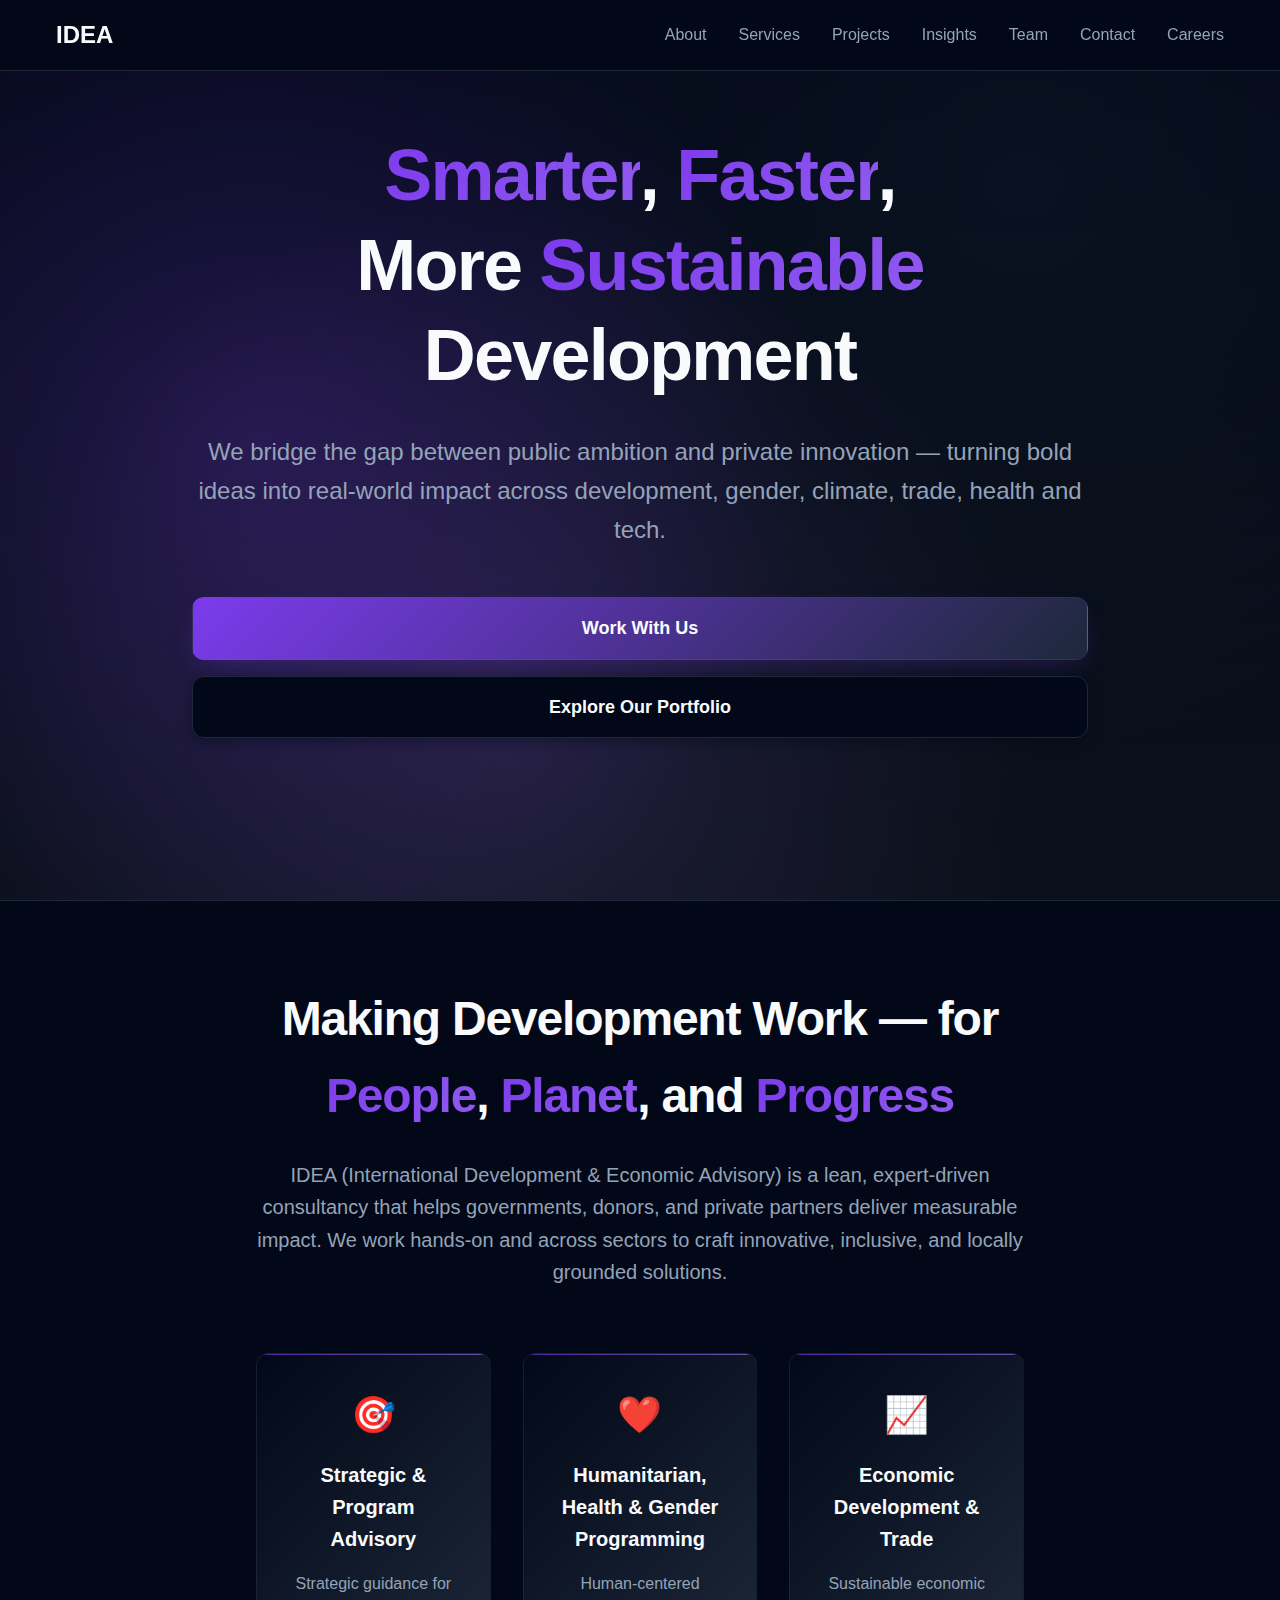
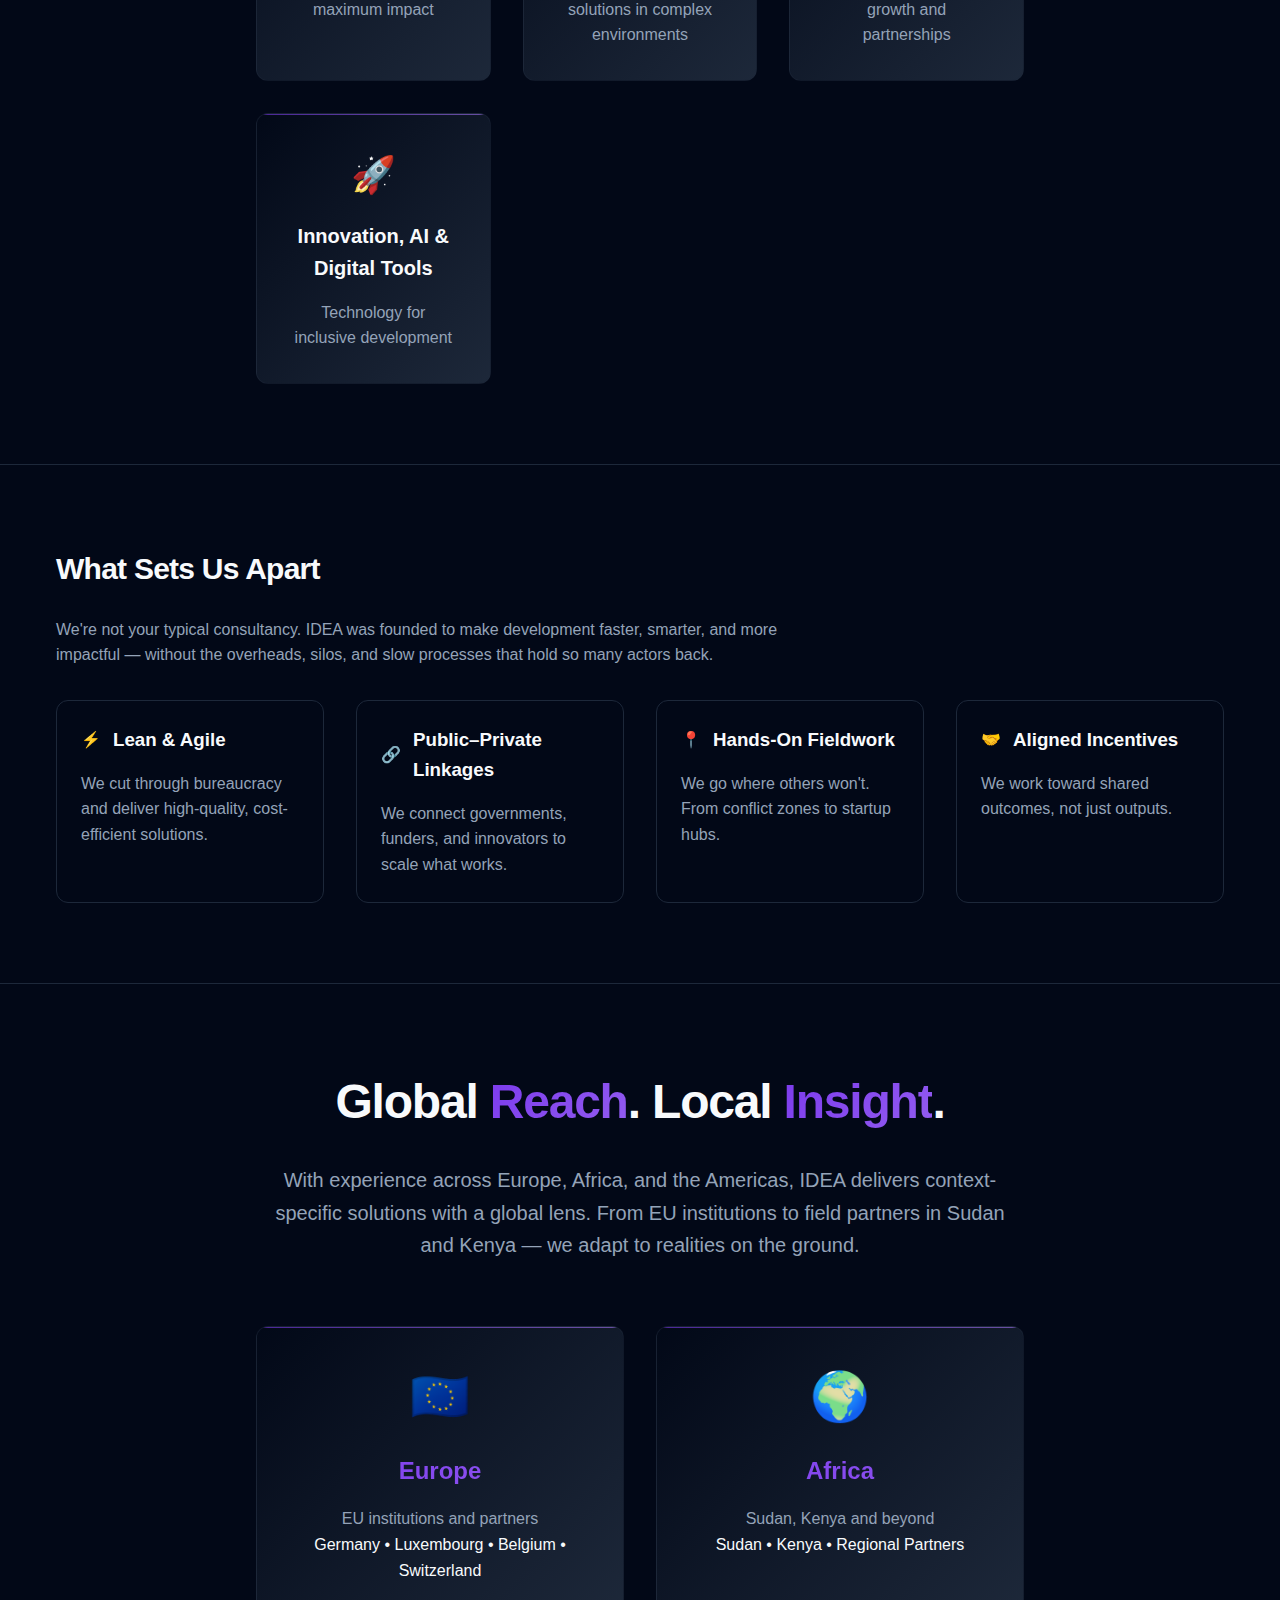
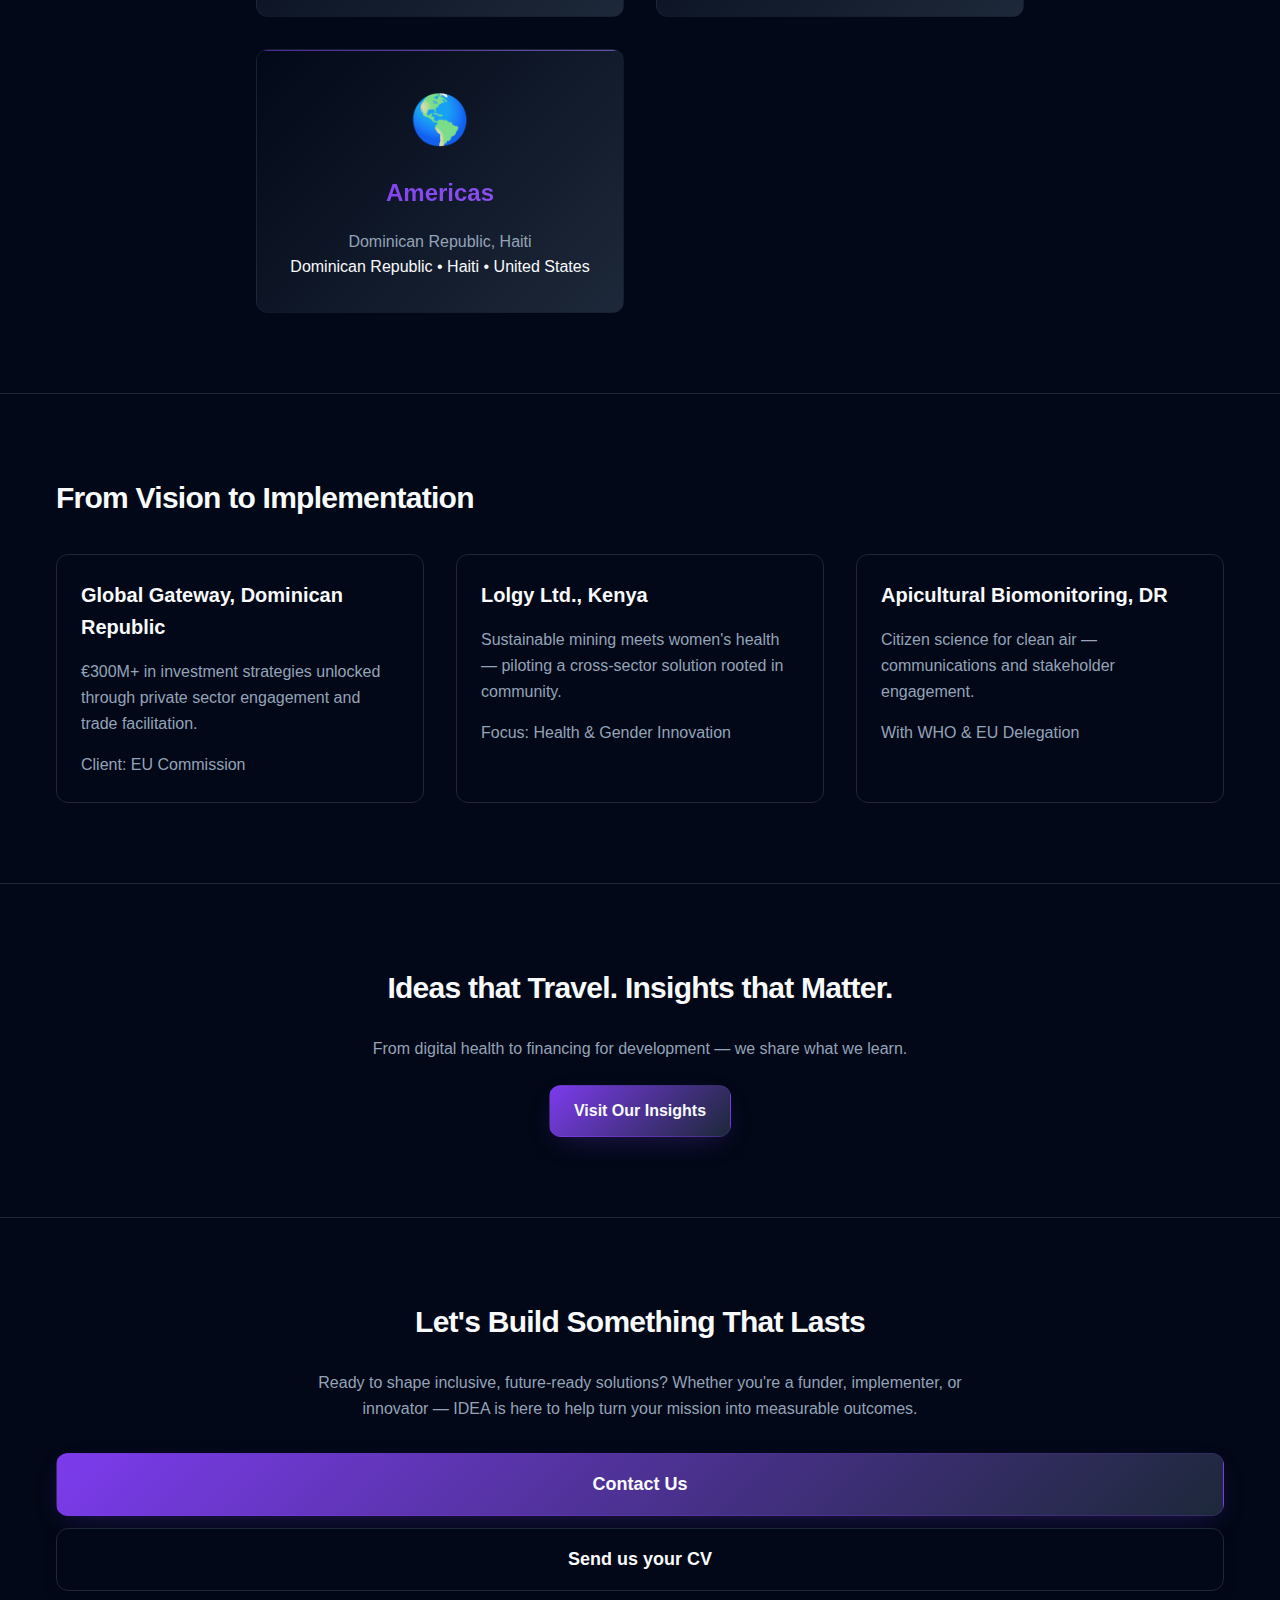
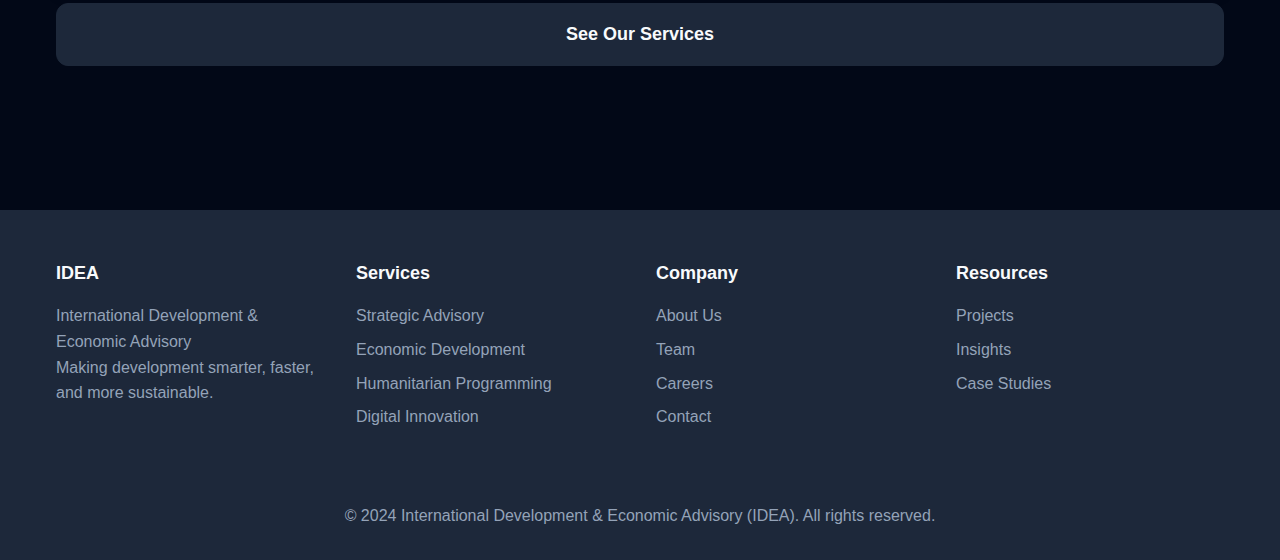
<file: idea-website.html>
<!DOCTYPE html>
<html lang="en">
<head>
    <meta charset="UTF-8">
    <meta name="viewport" content="width=device-width, initial-scale=1.0">
    <title>IDEA – Smarter, Faster, More Sustainable Development</title>
    <meta name="description" content="We bridge public ambition and private innovation to deliver impact across development, gender, climate, trade, health and tech.">
    <meta name="author" content="IDEA">
    
    <!-- Open Graph / Facebook -->
    <meta property="og:type" content="website">
    <meta property="og:url" content="https://idea-impact.com/">
    <meta property="og:title" content="IDEA – Smarter, Faster, More Sustainable Development">
    <meta property="og:description" content="We bridge public ambition and private innovation to deliver impact across development, gender, climate, trade, health and tech.">
    
    <!-- Twitter -->
    <meta property="twitter:card" content="summary_large_image">
    <meta property="twitter:url" content="https://idea-impact.com/">
    <meta property="twitter:title" content="IDEA – Smarter, Faster, More Sustainable Development">
    <meta property="twitter:description" content="We bridge public ambition and private innovation to deliver impact across development, gender, climate, trade, health and tech.">
    
    <!-- Structured Data -->
    <script type="application/ld+json">
    {
      "@context": "https://schema.org",
      "@type": "Organization",
      "name": "International Development & Economic Advisory (IDEA)",
      "url": "https://idea-impact.com",
      "sameAs": ["https://www.linkedin.com"]
    }
    </script>
    
    <style>
        /* Design System & Base Styles */
        :root {
            /* HSL Color System */
            --background: 222 84% 5%;
            --foreground: 210 40% 98%;
            --card: 222 84% 5%;
            --card-foreground: 210 40% 98%;
            --popover: 222 84% 5%;
            --popover-foreground: 210 40% 98%;
            --primary: 262 83% 58%;
            --primary-foreground: 210 40% 98%;
            --secondary: 217 33% 17%;
            --secondary-foreground: 210 40% 98%;
            --muted: 217 33% 17%;
            --muted-foreground: 215 20% 65%;
            --accent: 217 33% 17%;
            --accent-foreground: 210 40% 98%;
            --destructive: 0 84% 60%;
            --destructive-foreground: 210 40% 98%;
            --border: 217 33% 17%;
            --input: 217 33% 17%;
            --ring: 262 83% 58%;
            --radius: 0.75rem;
            
            /* Premium Design Tokens */
            --primary-glow: 262 83% 70%;
            --secondary-glow: 217 33% 25%;
            --gradient-primary: linear-gradient(135deg, hsl(262 83% 58%), hsl(262 83% 70%));
            --gradient-hero: linear-gradient(135deg, hsl(262 83% 58%), hsl(217 33% 17%));
            --gradient-subtle: linear-gradient(180deg, hsl(222 84% 5%), hsl(217 33% 8%));
            --shadow-elegant: 0 10px 30px -10px hsl(262 83% 58% / 0.3);
            --shadow-glow: 0 0 40px hsl(262 83% 70% / 0.4);
            --transition-smooth: all 0.3s cubic-bezier(0.4, 0, 0.2, 1);
        }
        
        /* Base Styles */
        * {
            box-sizing: border-box;
            margin: 0;
            padding: 0;
        }
        
        body {
            font-family: -apple-system, BlinkMacSystemFont, "Segoe UI", Roboto, "Helvetica Neue", Arial, sans-serif;
            background: hsl(var(--background));
            color: hsl(var(--foreground));
            line-height: 1.6;
            overflow-x: hidden;
        }
        
        /* Typography */
        .text-gradient {
            background: var(--gradient-primary);
            background-clip: text;
            -webkit-background-clip: text;
            -webkit-text-fill-color: transparent;
            background-size: 200% auto;
            animation: gradient-shift 3s ease-in-out infinite;
        }
        
        @keyframes gradient-shift {
            0%, 100% { background-position: 0% 50%; }
            50% { background-position: 100% 50%; }
        }
        
        /* Layout Classes */
        .container {
            max-width: 1200px;
            margin: 0 auto;
            padding: 0 1rem;
        }
        
        .container-narrow {
            max-width: 800px;
            margin: 0 auto;
            padding: 0 1rem;
        }
        
        .section-padding {
            padding: 5rem 0;
        }
        
        /* Animation Classes */
        .animate-in {
            animation: slideInFromBottom 1s ease-out;
        }
        
        @keyframes slideInFromBottom {
            0% {
                opacity: 0;
                transform: translateY(2rem);
            }
            100% {
                opacity: 1;
                transform: translateY(0);
            }
        }
        
        /* Button Styles */
        .btn {
            display: inline-flex;
            align-items: center;
            justify-content: center;
            padding: 0.75rem 1.5rem;
            border-radius: var(--radius);
            font-weight: 600;
            text-decoration: none;
            transition: var(--transition-smooth);
            border: none;
            cursor: pointer;
            font-size: 1rem;
        }
        
        .btn-hero {
            background: var(--gradient-hero);
            color: hsl(var(--primary-foreground));
            box-shadow: var(--shadow-elegant);
            border: 1px solid hsl(var(--primary) / 0.2);
        }
        
        .btn-hero:hover {
            transform: translateY(-2px);
            box-shadow: var(--shadow-glow);
        }
        
        .btn-elevated {
            background: hsl(var(--card));
            color: hsl(var(--card-foreground));
            border: 1px solid hsl(var(--border));
            box-shadow: 0 4px 12px hsl(var(--background) / 0.4);
        }
        
        .btn-elevated:hover {
            background: hsl(var(--accent));
            transform: translateY(-1px);
            box-shadow: 0 8px 24px hsl(var(--background) / 0.6);
        }
        
        .btn-secondary {
            background: hsl(var(--secondary));
            color: hsl(var(--secondary-foreground));
            border: 1px solid hsl(var(--border));
        }
        
        .btn-secondary:hover {
            background: hsl(var(--secondary-glow));
        }
        
        .btn-lg {
            padding: 1rem 2rem;
            font-size: 1.125rem;
        }
        
        /* Card Styles */
        .card {
            background: hsl(var(--card));
            border: 1px solid hsl(var(--border));
            border-radius: var(--radius);
            padding: 1.5rem;
            transition: var(--transition-smooth);
        }
        
        .card-premium {
            background: linear-gradient(135deg, hsl(var(--card)), hsl(var(--muted)));
            border: 1px solid hsl(var(--border) / 0.5);
            border-radius: var(--radius);
            padding: 2rem;
            transition: var(--transition-smooth);
            position: relative;
            overflow: hidden;
        }
        
        .card-premium::before {
            content: '';
            position: absolute;
            top: 0;
            left: 0;
            right: 0;
            height: 1px;
            background: var(--gradient-primary);
            opacity: 0.6;
        }
        
        .card-premium:hover {
            transform: translateY(-4px);
            box-shadow: var(--shadow-elegant);
            border-color: hsl(var(--primary) / 0.3);
        }
        
        /* Hero Background */
        .hero-bg {
            position: absolute;
            inset: 0;
            background: var(--gradient-subtle);
            opacity: 0.8;
        }
        
        .hero-bg::before {
            content: '';
            position: absolute;
            inset: 0;
            background: radial-gradient(circle at 20% 50%, hsl(262 83% 58% / 0.3) 0%, transparent 50%),
                        radial-gradient(circle at 80% 20%, hsl(217 33% 17% / 0.3) 0%, transparent 50%),
                        radial-gradient(circle at 40% 80%, hsl(262 83% 70% / 0.2) 0%, transparent 50%);
            animation: float 6s ease-in-out infinite;
        }
        
        @keyframes float {
            0%, 100% { transform: translateY(0px) rotate(0deg); }
            50% { transform: translateY(-10px) rotate(1deg); }
        }
        
        /* Navigation */
        .nav {
            position: fixed;
            top: 0;
            left: 0;
            right: 0;
            z-index: 50;
            background: hsl(var(--background) / 0.95);
            backdrop-filter: blur(10px);
            border-bottom: 1px solid hsl(var(--border));
        }
        
        .nav-content {
            display: flex;
            align-items: center;
            justify-content: space-between;
            padding: 1rem;
            max-width: 1200px;
            margin: 0 auto;
        }
        
        .nav-links {
            display: flex;
            gap: 2rem;
            list-style: none;
        }
        
        .nav-link {
            color: hsl(var(--muted-foreground));
            text-decoration: none;
            font-weight: 500;
            transition: color 0.2s;
        }
        
        .nav-link:hover {
            color: hsl(var(--primary));
        }
        
        .logo {
            font-size: 1.5rem;
            font-weight: bold;
            color: hsl(var(--foreground));
            text-decoration: none;
        }
        
        /* Footer */
        .footer {
            background: hsl(var(--muted));
            border-top: 1px solid hsl(var(--border));
            padding: 3rem 0 2rem;
            margin-top: 4rem;
        }
        
        .footer-content {
            display: grid;
            grid-template-columns: repeat(auto-fit, minmax(250px, 1fr));
            gap: 2rem;
            margin-bottom: 2rem;
        }
        
        .footer-section h3 {
            font-size: 1.125rem;
            font-weight: 600;
            margin-bottom: 1rem;
            color: hsl(var(--foreground));
        }
        
        .footer-links {
            list-style: none;
        }
        
        .footer-links li {
            margin-bottom: 0.5rem;
        }
        
        .footer-links a {
            color: hsl(var(--muted-foreground));
            text-decoration: none;
            transition: color 0.2s;
        }
        
        .footer-links a:hover {
            color: hsl(var(--primary));
        }
        
        .footer-bottom {
            text-align: center;
            padding-top: 2rem;
            border-top: 1px solid hsl(var(--border));
            color: hsl(var(--muted-foreground));
        }
        
        /* Grid Layouts */
        .grid {
            display: grid;
            gap: 2rem;
        }
        
        .grid-2 {
            grid-template-columns: repeat(auto-fit, minmax(300px, 1fr));
        }
        
        .grid-3 {
            grid-template-columns: repeat(auto-fit, minmax(250px, 1fr));
        }
        
        .grid-4 {
            grid-template-columns: repeat(auto-fit, minmax(200px, 1fr));
        }
        
        /* Responsive Design */
        @media (max-width: 768px) {
            .nav-links {
                display: none;
            }
            
            .section-padding {
                padding: 3rem 0;
            }
            
            .hero-title {
                font-size: 3rem !important;
            }
            
            .container {
                padding: 0 1rem;
            }
        }
        
        /* Utility Classes */
        .text-center { text-align: center; }
        .text-xl { font-size: 1.25rem; }
        .text-2xl { font-size: 1.5rem; }
        .text-3xl { font-size: 1.875rem; }
        .text-4xl { font-size: 2.25rem; }
        .text-5xl { font-size: 3rem; }
        .text-7xl { font-size: 4.5rem; }
        .font-bold { font-weight: 700; }
        .font-semibold { font-weight: 600; }
        .leading-tight { line-height: 1.25; }
        .leading-relaxed { line-height: 1.625; }
        .tracking-tight { letter-spacing: -0.025em; }
        .mt-6 { margin-top: 1.5rem; }
        .mt-8 { margin-top: 2rem; }
        .mt-12 { margin-top: 3rem; }
        .mt-16 { margin-top: 4rem; }
        .mb-4 { margin-bottom: 1rem; }
        .mb-6 { margin-bottom: 1.5rem; }
        .mb-8 { margin-bottom: 2rem; }
        .mb-10 { margin-bottom: 2.5rem; }
        .max-w-2xl { max-width: 42rem; }
        .max-w-3xl { max-width: 48rem; }
        .max-w-4xl { max-width: 56rem; }
        .mx-auto { margin-left: auto; margin-right: auto; }
        .flex { display: flex; }
        .flex-col { flex-direction: column; }
        .items-center { align-items: center; }
        .justify-center { justify-content: center; }
        .gap-3 { gap: 0.75rem; }
        .gap-4 { gap: 1rem; }
        .space-y-3 > * + * { margin-top: 0.75rem; }
        .w-full { width: 100%; }
        .h-full { height: 100%; }
        .min-h-screen { min-height: 100vh; }
        .relative { position: relative; }
        .absolute { position: absolute; }
        .inset-0 { top: 0; right: 0; bottom: 0; left: 0; }
        .z-10 { z-index: 10; }
        .overflow-hidden { overflow: hidden; }
        .border-t { border-top: 1px solid hsl(var(--border)); }
        .bg-muted { background: hsl(var(--muted) / 0.3); }
        .text-muted-foreground { color: hsl(var(--muted-foreground)); }
        .text-primary { color: hsl(var(--primary)); }
        .rounded-full { border-radius: 9999px; }
        .w-12 { width: 3rem; }
        .h-12 { height: 3rem; }
        .text-xl-emoji { font-size: 1.25rem; }
        .flex-shrink-0 { flex-shrink: 0; }
        .mt-1 { margin-top: 0.25rem; }
        .pt-20 { padding-top: 5rem; }
        .pb-28 { padding-bottom: 7rem; }
    </style>
</head>
<body>
    <!-- Navigation -->
    <nav class="nav">
        <div class="nav-content">
            <a href="#" class="logo">IDEA</a>
            <ul class="nav-links">
                <li><a href="#" class="nav-link">About</a></li>
                <li><a href="#" class="nav-link">Services</a></li>
                <li><a href="#" class="nav-link">Projects</a></li>
                <li><a href="#" class="nav-link">Insights</a></li>
                <li><a href="#" class="nav-link">Team</a></li>
                <li><a href="#" class="nav-link">Contact</a></li>
                <li><a href="#" class="nav-link">Careers</a></li>
            </ul>
        </div>
    </nav>

    <main>
        <!-- Hero Section -->
        <section class="relative overflow-hidden min-h-screen flex items-center">
            <div class="hero-bg"></div>
            <div class="container mx-auto pt-20 pb-28 text-center relative z-10">
                <div class="animate-in">
                    <h1 class="hero-title text-5xl text-7xl font-bold tracking-tight leading-tight">
                        <span class="text-gradient">Smarter</span>, <span class="text-gradient">Faster</span>,<br />
                        More <span class="text-gradient">Sustainable</span><br />
                        Development
                    </h1>
                    <p class="mt-8 text-xl text-2xl text-muted-foreground max-w-4xl mx-auto leading-relaxed">
                        We bridge the gap between public ambition and private innovation — turning bold ideas into real-world impact across development, gender, climate, trade, health and tech.
                    </p>
                    <div class="mt-12 flex flex-col gap-4">
                        <a href="#contact" class="btn btn-hero btn-lg">Work With Us</a>
                        <a href="#projects" class="btn btn-elevated btn-lg">Explore Our Portfolio</a>
                    </div>
                </div>
            </div>
        </section>

        <!-- What We Do -->
        <section class="section-padding border-t">
            <div class="container-narrow text-center">
                <h2 class="text-4xl text-5xl font-bold tracking-tight">
                    Making Development Work — for <span class="text-gradient">People</span>, <span class="text-gradient">Planet</span>, and <span class="text-gradient">Progress</span>
                </h2>
                <p class="mt-6 text-xl text-muted-foreground max-w-3xl mx-auto leading-relaxed">
                    IDEA (International Development & Economic Advisory) is a lean, expert-driven consultancy that helps governments, donors, and private partners deliver measurable impact. We work hands-on and across sectors to craft innovative, inclusive, and locally grounded solutions.
                </p>
                <div class="mt-16 grid grid-4">
                    <div class="card-premium h-full group">
                        <div class="text-center">
                            <div class="text-4xl mb-4">🎯</div>
                            <h3 class="text-xl font-semibold mb-4">Strategic & Program Advisory</h3>
                            <p class="text-muted-foreground">Strategic guidance for maximum impact</p>
                        </div>
                    </div>
                    <div class="card-premium h-full group">
                        <div class="text-center">
                            <div class="text-4xl mb-4">❤️</div>
                            <h3 class="text-xl font-semibold mb-4">Humanitarian, Health & Gender Programming</h3>
                            <p class="text-muted-foreground">Human-centered solutions in complex environments</p>
                        </div>
                    </div>
                    <div class="card-premium h-full group">
                        <div class="text-center">
                            <div class="text-4xl mb-4">📈</div>
                            <h3 class="text-xl font-semibold mb-4">Economic Development & Trade</h3>
                            <p class="text-muted-foreground">Sustainable economic growth and partnerships</p>
                        </div>
                    </div>
                    <div class="card-premium h-full group">
                        <div class="text-center">
                            <div class="text-4xl mb-4">🚀</div>
                            <h3 class="text-xl font-semibold mb-4">Innovation, AI & Digital Tools</h3>
                            <p class="text-muted-foreground">Technology for inclusive development</p>
                        </div>
                    </div>
                </div>
            </div>
        </section>

        <!-- Our Edge -->
        <section class="section-padding border-t">
            <div class="container">
                <h2 class="text-3xl font-semibold tracking-tight">What Sets Us Apart</h2>
                <p class="mt-6 text-muted-foreground max-w-3xl">
                    We're not your typical consultancy. IDEA was founded to make development faster, smarter, and more impactful — without the overheads, silos, and slow processes that hold so many actors back.
                </p>
                <div class="mt-8 grid grid-4">
                    <div class="card h-full">
                        <div class="flex items-center gap-3 mb-4">
                            <div class="text-primary">⚡</div>
                            <h3 class="font-semibold">Lean & Agile</h3>
                        </div>
                        <p class="text-muted-foreground">We cut through bureaucracy and deliver high-quality, cost-efficient solutions.</p>
                    </div>
                    <div class="card h-full">
                        <div class="flex items-center gap-3 mb-4">
                            <div class="text-primary">🔗</div>
                            <h3 class="font-semibold">Public–Private Linkages</h3>
                        </div>
                        <p class="text-muted-foreground">We connect governments, funders, and innovators to scale what works.</p>
                    </div>
                    <div class="card h-full">
                        <div class="flex items-center gap-3 mb-4">
                            <div class="text-primary">📍</div>
                            <h3 class="font-semibold">Hands-On Fieldwork</h3>
                        </div>
                        <p class="text-muted-foreground">We go where others won't. From conflict zones to startup hubs.</p>
                    </div>
                    <div class="card h-full">
                        <div class="flex items-center gap-3 mb-4">
                            <div class="text-primary">🤝</div>
                            <h3 class="font-semibold">Aligned Incentives</h3>
                        </div>
                        <p class="text-muted-foreground">We work toward shared outcomes, not just outputs.</p>
                    </div>
                </div>
            </div>
        </section>

        <!-- Global Work -->
        <section class="section-padding border-t">
            <div class="container-narrow text-center">
                <h2 class="text-4xl text-5xl font-bold tracking-tight">Global <span class="text-gradient">Reach</span>. Local <span class="text-gradient">Insight</span>.</h2>
                <p class="mt-6 text-xl text-muted-foreground max-w-3xl mx-auto leading-relaxed">
                    With experience across Europe, Africa, and the Americas, IDEA delivers context-specific solutions with a global lens. From EU institutions to field partners in Sudan and Kenya — we adapt to realities on the ground.
                </p>
                <div class="mt-16 grid grid-3">
                    <div class="card-premium group">
                        <div class="text-center">
                            <div class="text-5xl mb-4">🇪🇺</div>
                            <h3 class="text-2xl text-gradient mb-4">Europe</h3>
                            <p class="text-muted-foreground mb-3">EU institutions and partners</p>
                            <p class="text-muted-foreground/80 leading-relaxed">Germany • Luxembourg • Belgium • Switzerland</p>
                        </div>
                    </div>
                    <div class="card-premium group">
                        <div class="text-center">
                            <div class="text-5xl mb-4">🌍</div>
                            <h3 class="text-2xl text-gradient mb-4">Africa</h3>
                            <p class="text-muted-foreground mb-3">Sudan, Kenya and beyond</p>
                            <p class="text-muted-foreground/80 leading-relaxed">Sudan • Kenya • Regional Partners</p>
                        </div>
                    </div>
                    <div class="card-premium group">
                        <div class="text-center">
                            <div class="text-5xl mb-4">🌎</div>
                            <h3 class="text-2xl text-gradient mb-4">Americas</h3>
                            <p class="text-muted-foreground mb-3">Dominican Republic, Haiti</p>
                            <p class="text-muted-foreground/80 leading-relaxed">Dominican Republic • Haiti • United States</p>
                        </div>
                    </div>
                </div>
            </div>
        </section>

        <!-- Featured Projects -->
        <section class="section-padding border-t">
            <div class="container">
                <h2 class="text-3xl font-semibold tracking-tight">From Vision to Implementation</h2>
                <div class="mt-8 grid grid-3">
                    <div class="card h-full">
                        <h3 class="text-xl font-semibold mb-4">Global Gateway, Dominican Republic</h3>
                        <p class="text-muted-foreground mb-4">€300M+ in investment strategies unlocked through private sector engagement and trade facilitation.</p>
                        <p class="text-xs text-muted-foreground">Client: EU Commission</p>
                    </div>
                    <div class="card h-full">
                        <h3 class="text-xl font-semibold mb-4">Lolgy Ltd., Kenya</h3>
                        <p class="text-muted-foreground mb-4">Sustainable mining meets women's health — piloting a cross-sector solution rooted in community.</p>
                        <p class="text-xs text-muted-foreground">Focus: Health & Gender Innovation</p>
                    </div>
                    <div class="card h-full">
                        <h3 class="text-xl font-semibold mb-4">Apicultural Biomonitoring, DR</h3>
                        <p class="text-muted-foreground mb-4">Citizen science for clean air — communications and stakeholder engagement.</p>
                        <p class="text-xs text-muted-foreground">With WHO & EU Delegation</p>
                    </div>
                </div>
            </div>
        </section>

        <!-- Insights CTA -->
        <section class="section-padding border-t">
            <div class="container text-center">
                <h2 class="text-3xl font-semibold tracking-tight">
                    Ideas that Travel. Insights that Matter.
                </h2>
                <p class="mt-6 text-muted-foreground max-w-2xl mx-auto">
                    From digital health to financing for development — we share what we learn.
                </p>
                <div class="mt-6">
                    <a href="#insights" class="btn btn-hero">Visit Our Insights</a>
                </div>
            </div>
        </section>

        <!-- Final CTA -->
        <section class="section-padding border-t">
            <div class="container text-center">
                <h2 class="text-3xl font-semibold tracking-tight">Let's Build Something That Lasts</h2>
                <p class="mt-6 text-muted-foreground max-w-2xl mx-auto">
                    Ready to shape inclusive, future-ready solutions? Whether you're a funder, implementer, or innovator — IDEA is here to help turn your mission into measurable outcomes.
                </p>
                <div class="mt-8 flex flex-col gap-3">
                    <a href="#contact" class="btn btn-hero btn-lg">Contact Us</a>
                    <a href="#careers" class="btn btn-elevated btn-lg">Send us your CV</a>
                    <a href="#services" class="btn btn-secondary btn-lg">See Our Services</a>
                </div>
            </div>
        </section>
    </main>

    <!-- Footer -->
    <footer class="footer">
        <div class="container">
            <div class="footer-content">
                <div class="footer-section">
                    <h3>IDEA</h3>
                    <p class="text-muted-foreground">International Development & Economic Advisory</p>
                    <p class="text-muted-foreground mt-4">Making development smarter, faster, and more sustainable.</p>
                </div>
                <div class="footer-section">
                    <h3>Services</h3>
                    <ul class="footer-links">
                        <li><a href="#services">Strategic Advisory</a></li>
                        <li><a href="#services">Economic Development</a></li>
                        <li><a href="#services">Humanitarian Programming</a></li>
                        <li><a href="#services">Digital Innovation</a></li>
                    </ul>
                </div>
                <div class="footer-section">
                    <h3>Company</h3>
                    <ul class="footer-links">
                        <li><a href="#about">About Us</a></li>
                        <li><a href="#team">Team</a></li>
                        <li><a href="#careers">Careers</a></li>
                        <li><a href="#contact">Contact</a></li>
                    </ul>
                </div>
                <div class="footer-section">
                    <h3>Resources</h3>
                    <ul class="footer-links">
                        <li><a href="#projects">Projects</a></li>
                        <li><a href="#insights">Insights</a></li>
                        <li><a href="#case-studies">Case Studies</a></li>
                    </ul>
                </div>
            </div>
            <div class="footer-bottom">
                <p>&copy; 2024 International Development & Economic Advisory (IDEA). All rights reserved.</p>
            </div>
        </div>
    </footer>
</body>
</html>
</file>
